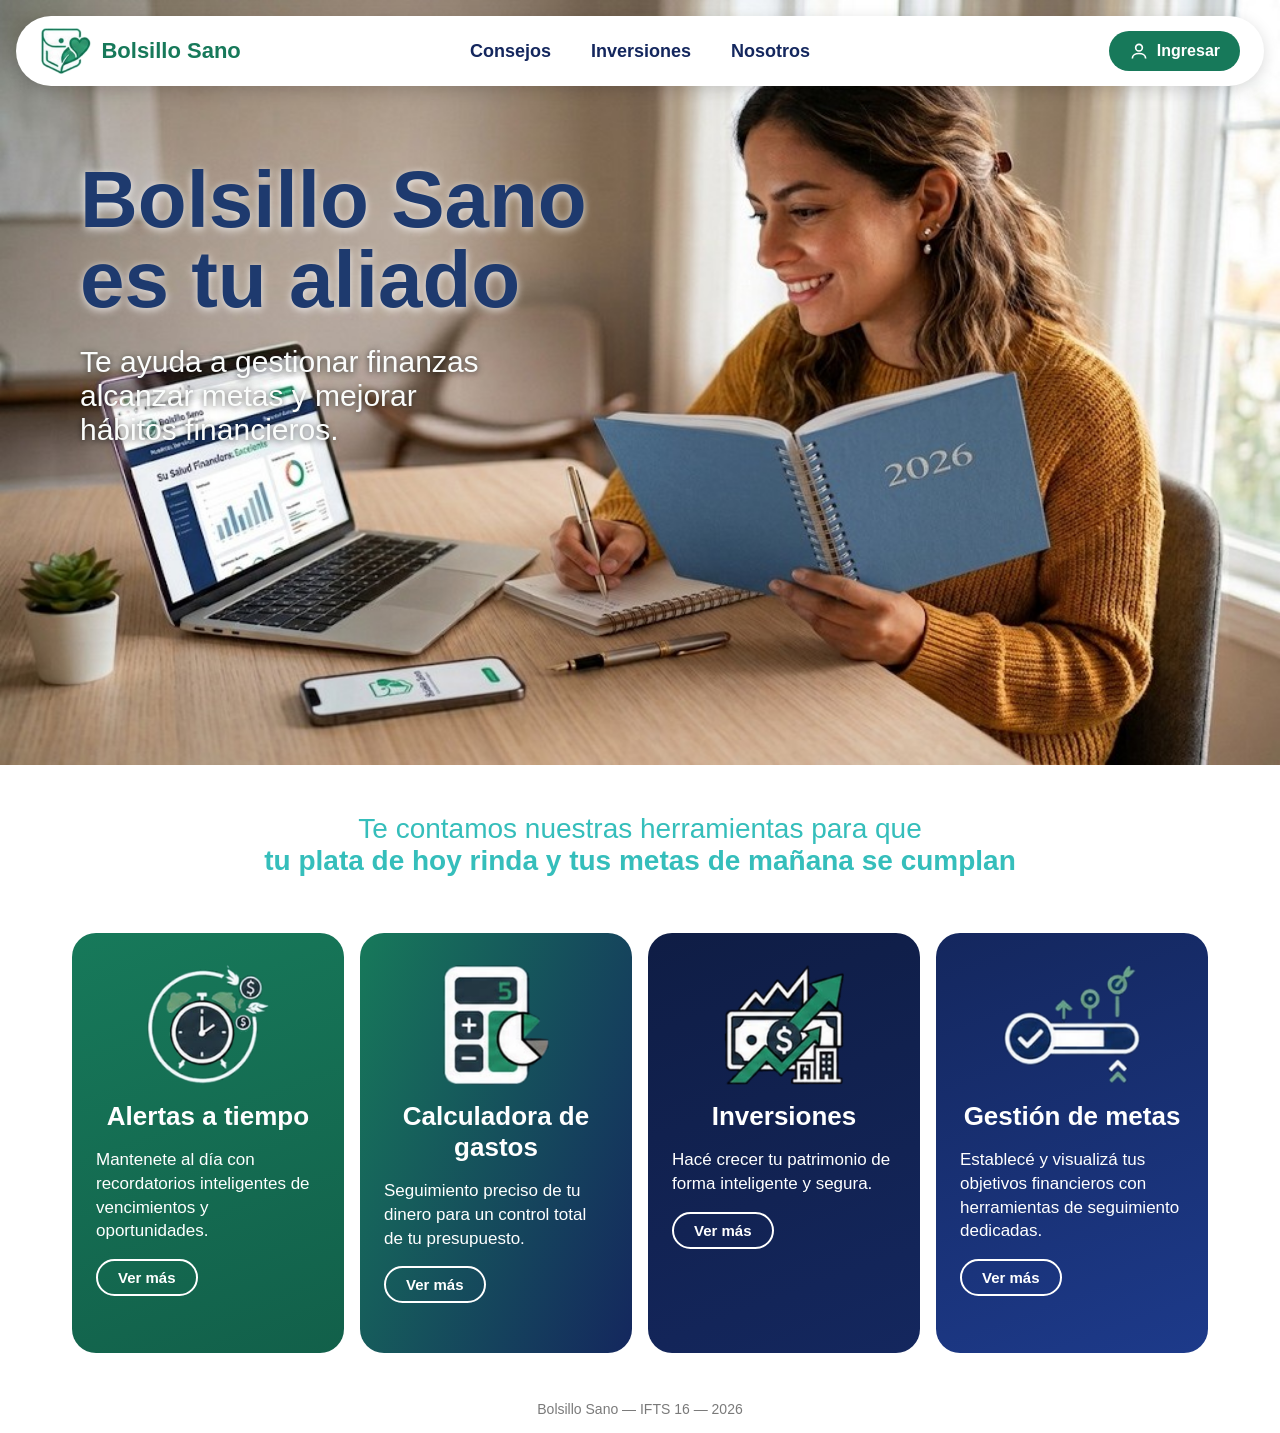
<file: index.html>
<!DOCTYPE html>
<html lang="es">
<head>
    <meta charset="UTF-8">
    <meta name="viewport" content="width=device-width, initial-scale=1.0">
    <title>Bolsillo Sano</title>
    <link rel="stylesheet" href="css/estilo.css?v=26">  <!-- ?v=26: cambiar el número cuando cambia el CSS, así el celular no usa el viejo -->
</head>
<body>

    <!-- Navegador: a la izquierda el logo y el nombre (la marca) -->
    <nav class="navegador">
        <div class="marca">
            <img src="img/logo_bolsillo_sano.png" alt="Logo de Bolsillo Sano" class="marca-logo">
            <span class="marca-nombre">Bolsillo Sano</span>
        </div>

        <!-- Links: href="#" por ahora, cuando estén las páginas se cambia por consejos.html, etc. -->
        <div class="menu">
            <a href="consejos.html">Consejos</a>
            <a href="inversiones.html">Inversiones</a>
            <a href="nosotros.html">Nosotros</a>
        </div>

        <!-- Botón Ingresar: el ícono es un dibujo SVG (una cabeza y los hombros).
             aria-label: en el celular el texto no se ve, así los lectores de pantalla igual dicen "Ingresar" -->
        <a href="login.html" class="boton-ingresar" aria-label="Ingresar">
            <svg viewBox="0 0 24 24" aria-hidden="true">
                <circle cx="12" cy="8" r="4"></circle>
                <path d="M4 21c0-4 4-6 8-6s8 2 8 6"></path>
            </svg>
            <span class="boton-ingresar-texto">Ingresar</span>
        </a>
    </nav>

    <!-- Portada: la foto de fondo se pone desde el CSS (img/portada.jpeg) -->
    <div class="hero">
        <div class="hero-texto">
            <h1>Bolsillo Sano<br> es tu aliado</h1>
            <p>Te ayuda a gestionar finanzas<br> alcanzar metas y mejorar<br> hábitos financieros.</p>
        </div>
    </div>

    <!-- Frase de presentación (texto para cambiar) -->
    <div class="presentacion">
        <h2>Te contamos nuestras herramientas para que<br>
            <strong>tu plata de hoy rinda y tus metas de mañana se cumplan</strong></h2>
    </div>

    <!-- Tarjetas: hechas con HTML y CSS.
         Cada una tiene su ícono en img/ (PNG con fondo transparente). -->
    <div class="tarjetas">

        <div class="tarjeta tarjeta-1">
            <img src="img/icono_alertas_a_tiempo.png" alt="Ícono de reloj despertador" class="tarjeta-icono">
            <h3>Alertas a tiempo</h3>
            <p>Mantenete al día con recordatorios inteligentes de vencimientos y oportunidades.</p>
            <p class="tarjeta-extra">Te avisamos antes de que una compra impulsiva afecte tu meta.</p>
            <button type="button" class="tarjeta-boton">Ver más</button>
        </div>

        <div class="tarjeta tarjeta-2">
            <img src="img/icono_calculadora_de_gastos.png" alt="Ícono de calculadora" class="tarjeta-icono">
            <h3>Calculadora de gastos</h3>
            <p>Seguimiento preciso de tu dinero para un control total de tu presupuesto.</p>
            <p class="tarjeta-extra">Cargá tus gastos y mirá en qué se va tu plata cada mes.</p>
            <button type="button" class="tarjeta-boton">Ver más</button>
        </div>

        <div class="tarjeta tarjeta-3">
            <img src="img/icono_inversiones.png" alt="Ícono de billete con flecha de crecimiento" class="tarjeta-icono">
            <h3>Inversiones</h3>
            <p>Hacé crecer tu patrimonio de forma inteligente y segura.</p>
            <p class="tarjeta-extra">Lo que ahorrás puede trabajar para vos.</p>
            <button type="button" class="tarjeta-boton">Ver más</button>
        </div>

        <div class="tarjeta tarjeta-4">
            <img src="img/icono_gestion_de_metas.png" alt="Ícono de barra de progreso de metas" class="tarjeta-icono">
            <h3>Gestión de metas</h3>
            <p>Establecé y visualizá tus objetivos financieros con herramientas de seguimiento dedicadas.</p>
            <p class="tarjeta-extra">Mirá cuánto te falta para cada meta con una barra de progreso.</p>
            <button type="button" class="tarjeta-boton">Ver más</button>
        </div>

    </div>

    <div class="pie">
        <footer>Bolsillo Sano — IFTS 16 — <span id="anio"></span></footer>
    </div>

    <script src="js/index.js"></script>
</body>
</html>
</file>
<file: css/estilo.css>
/* ===== COLORES (variables) ===== */

/* Se definen una sola vez acá y se usan con var(--nombre).
   Para cambiar un color, alcanza con tocar estas líneas. */
:root {
    /* Neutros */
    --fondo: #ffffff;                  /* fondo de la página y del navegador */
    --texto-suave: #7a7a7a;            /* texto del pie */

    /* Frase "Te contamos..." */
    --turquesa: #35bebb;

    /* Azules y verde de Bolsillo Sano */
    --verde-bs: #17795a;               /* tarjetas */
    --azul-bs: #14275e;                /* tarjetas */
    --azul-noche: #0f1d45;             /* tarjeta "Inversiones" */
}


/* ===== BASE ===== */

/* El padding y el borde se cuentan dentro del ancho,
   así width: 100% no se pasa de la pantalla */
* {
    box-sizing: border-box;
}

/* Lo que tiene el atributo hidden (el JS lo usa para ocultar cosas) no se ve nunca,
   aunque su clase le ponga display: block o flex.
   !important = gana sobre cualquier otra regla */
[hidden] {
    display: none !important;
}

body {
    margin: 0;                         /* saca el margen que trae el navegador */
    font-family: Arial, sans-serif;
    background-color: var(--fondo);
}


/* ===== NAVEGADOR ===== */

/* Barra blanca con puntas redondeadas que "flota" arriba de la foto.
   position: fixed la deja pegada arriba aunque bajes la página.
   top, left y right la separan 16px de los bordes de la pantalla */
.navegador {
    position: fixed;
    top: 16px;
    left: 16px;
    right: 16px;
    z-index: 10;                       /* que quede por encima de todo lo demás */
    height: 70px;
    background-color: var(--fondo);
    border-radius: 40px;               /* puntas redondeadas, forma de pastilla */
    box-shadow: 0 4px 16px rgba(0, 0, 0, 0.15);
    transition: transform 0.3s;        /* que suba y baje suave, no de golpe */
    padding: 0 16px;                   /* separa el logo del borde redondeado (en la compu, 24px) */
    display: flex;                     /* pone lo de adentro en fila */
    align-items: center;               /* y lo centra de arriba a abajo */
    justify-content: space-between;    /* la marca a la izquierda, el menú a la derecha */
    gap: 10px;                         /* espacio mínimo entre logo, menú y botón (que no se peguen en el celular) */
}

/* Marca: logo + nombre, uno al lado del otro */
.marca {
    display: flex;
    align-items: center;
    gap: 10px;                         /* espacio entre el logo y el nombre */
    text-decoration: none;             /* en inversiones.html la marca es un link: sin subrayado */
}

/* height fija y width: auto para que el logo no se deforme */
.marca-logo {
    height: 40px;
    width: auto;
}

.marca-nombre {
    color: var(--verde-bs);            /* el mismo verde del logo */
    font-size: 22px;
    font-weight: bold;
    display: none;                     /* en el celular no entra junto al menú: se ve solo el logo */
    white-space: nowrap;               /* "Bolsillo Sano" siempre en un renglón */
}

/* Menú: los 3 links en fila */
.menu {
    display: flex;
    gap: 10px;                         /* espacio entre un link y otro */
}

.menu a {
    color: var(--azul-bs);
    font-size: 13px;                   /* chico en el celular para que entren los 3 + el botón */
    font-weight: bold;
    text-decoration: none;             /* saca el subrayado que traen los links */
}

.menu a:hover {
    color: var(--verde-bs);            /* cambia de color al pasar el mouse */
}

/* Botón "Ingresar" a la derecha del navegador.
   En el celular se ve solo el ícono (no entra el texto); en la compu, ícono + texto */
.boton-ingresar {
    display: flex;
    align-items: center;
    gap: 8px;                          /* espacio entre el ícono y el texto */
    padding: 8px;
    color: white;
    background-color: var(--verde-bs);
    border-radius: 40px;
    font-weight: bold;
    text-decoration: none;
}

.boton-ingresar:hover {
    background-color: var(--azul-bs);
}

/* El ícono de la persona es un dibujo SVG: se pinta con estas propiedades.
   currentColor = el mismo color del texto (blanco) */
.boton-ingresar svg {
    width: 20px;
    height: 20px;
    fill: none;
    stroke: currentColor;
    stroke-width: 2;
}

.boton-ingresar-texto {
    display: none;                     /* en el celular, solo el ícono */
}

/* El JS le pone esta clase cuando bajás: la barra sube y sale de la pantalla */
.navegador.oculto {
    transform: translateY(-150%);
}


/* ===== NAVEGADOR DE ADENTRO (páginas con sesión) ===== */

/* Celular y tablet: la misma pastilla, pero en 2 renglones.
   Arriba: logo + Cerrar sesión. Abajo: todos los links.
   Uso .navegador.navegador-app (dos clases) para que le gane a la regla
   .navegador de la media query de 768px */
.navegador.navegador-app {
    height: auto;                      /* la altura la da el contenido (2 renglones) */
    flex-wrap: wrap;                   /* deja que el menú baje a otro renglón */
    padding: 10px 16px;
    border-radius: 28px;               /* un poco menos redondo, porque es más alta */
    row-gap: 6px;                      /* espacio entre un renglón y el otro */
}

.navegador-app .menu {
    order: 3;                          /* el menú va al final: abajo del logo y del botón */
    width: 100%;                       /* ocupa todo el renglón de abajo */
    gap: 16px;
    overflow-x: auto;                  /* si no entran, se deslizan de costado con el dedo */
    scrollbar-width: none;             /* oculta la barrita de scroll */
    padding-bottom: 4px;
    position: static;                  /* anula el centrado "absolute" de 1024px */
    transform: none;
}

.navegador-app .menu a {
    white-space: nowrap;               /* "Inversiones" no se corta en dos */
}

/* El link de la página en la que estás */
.menu a.activo {
    color: var(--verde-bs);
    border-bottom: 2px solid var(--verde-bs);
}

/* La barra ahora es más alta: el contenido que viene justo después baja un poco más */
.navegador-app + div {
    padding-top: 150px;
}


/* ===== PORTADA (hero) ===== */

/* La foto ocupa todo el ancho de fondo, limpia (sin degradé encima) */
.hero {
    min-height: 480px;
    padding: 80px 24px 32px 24px;      /* arriba: baja o sube el texto (el navegador termina a los 86px) */
    background-image: url("../img/portada.jpeg");    /* "../" sale de css/ para llegar a img/ */
    background-size: cover;            /* la foto cubre toda la caja, sin deformarse */
    background-position: center;
}

/* Título "Bolsillo Sano es tu aliado": su propio color y tamaño */
.hero h1 {
    margin: 20px 10px 25px 0;
    color: #1e3a6e;                    /* azul oscuro, parecido al de la app en la notebook */
    font-size: 42px;
    line-height: 1;
    /* sombra: corrimiento horizontal, vertical, difuminado y color.
       Un halo blanco detrás del azul lo despega de la foto */
    text-shadow: 0 2px 8px rgba(255, 255, 255, 0.8);
}

/* Texto de abajo del título: otro color y otro tamaño */
.hero p {
    margin: 0 0 24px 0;
    color: #fafcfb;                    /* el mismo verde de la tarjeta "Alertas a tiempo" */
    font-size: 20px;
    text-shadow: 0 1px 6px rgba(0, 0, 0, 0.7);     /* sombra oscura detrás del texto blanco */
}


/* ===== FRASE "TE CONTAMOS..." ===== */

/* Centrada, en turquesa como en Life */
.presentacion {
    max-width: 800px;
    margin: 0 auto;
    padding: 48px 16px 24px 16px;
    text-align: center;
    color: var(--turquesa);
}

.presentacion h2 {
    margin: 0;
    font-size: 22px;
    font-weight: normal;               /* el h2 viene en negrita: lo fuerte va solo en el <strong> */
}


/* ===== TARJETAS ===== */

/* En el celular, una abajo de la otra */
.tarjetas {
    max-width: 1200px;
    margin: 0 auto;
    padding: 24px 16px 48px 16px;
}

.tarjeta {
    margin-bottom: 16px;
    padding: 32px 24px;
    color: white;
    border-radius: 24px;
    transition: transform 0.2s;        /* para que el movimiento del hover sea suave */
}

.tarjeta:hover {
    transform: translateY(-5px);       /* sube un poquito al pasar el mouse */
}

/* Cada tarjeta tiene su degradé: van del verde al azul de izquierda a derecha.
   linear-gradient(dirección, color de inicio, color final) */
.tarjeta-1 { background: linear-gradient(160deg, var(--verde-bs), #12604a); }
.tarjeta-2 { background: linear-gradient(110deg, var(--verde-bs), var(--azul-bs)); }
.tarjeta-3 { background: linear-gradient(160deg, var(--azul-noche), var(--azul-bs)); }
.tarjeta-4 { background: linear-gradient(160deg, var(--azul-bs), #1d3a8a); }

/* El ícono: imagen centrada de 120px de alto.
   width: auto mantiene la proporción (no se deforma).
   margin auto a los costados la centra porque es display: block */
.tarjeta-icono {
    display: block;
    height: 120px;
    width: auto;
    margin: 0 auto 16px auto;
}

.tarjeta h3 {
    margin: 0 0 16px 0;
    text-align: center;
    font-size: 26px;
}

.tarjeta p {
    margin: 0 0 16px 0;
    font-size: 17px;
    line-height: 1.4;
}

/* El texto extra arranca oculto... */
.tarjeta-extra {
    display: none;
}

/* ...y aparece cuando el JS le pone la clase "abierta" a la tarjeta */
.tarjeta.abierta .tarjeta-extra {
    display: block;
    font-style: italic;
}

/* Botón "Ver más": borde blanco, fondo transparente */
.tarjeta-boton {
    padding: 8px 20px;
    font-family: inherit;              /* un <button> no hereda la letra: se la damos */
    font-size: 15px;
    font-weight: bold;
    color: white;
    background-color: transparent;
    border: 2px solid white;
    border-radius: 40px;
    cursor: pointer;                   /* manito al pasar el mouse */
}

.tarjeta-boton:hover {
    background-color: white;
    color: var(--azul-bs);
}


/* ===== TEST DE PERFIL (inversiones.html) ===== */

/* Columna centrada. El padding de arriba deja lugar al navegador fijo */
.test {
    max-width: 720px;
    margin: 0 auto;
    padding: 120px 16px 32px 16px;
}

.test h1 {
    margin: 0 0 8px 0;
    color: #1e3a6e;
    font-size: 30px;
}

.test-intro {
    margin: 0 0 24px 0;
    color: var(--texto-suave);
}

/* Cada pregunta en una tarjeta con borde suave */
.pregunta {
    margin-bottom: 16px;
    padding: 20px;
    border: 2px solid #e3e8f0;
    border-radius: 20px;
}

.pregunta h3 {
    margin: 0 0 12px 0;
    color: var(--azul-bs);
    font-size: 18px;
}

/* display: block pone cada opción en su propio renglón */
.pregunta label {
    display: block;
    padding: 6px 0;
    cursor: pointer;
}

/* Botón principal, verde y redondeado como el navegador */
.boton {
    padding: 14px 32px;
    font-family: inherit;
    font-size: 17px;
    font-weight: bold;
    color: white;
    background-color: var(--verde-bs);
    border: none;
    border-radius: 40px;
    cursor: pointer;
}

.boton:hover {
    background-color: var(--azul-bs);
}

.aviso {
    color: #c0392b;                    /* rojo: falta contestar algo */
    font-weight: bold;
}

/* Los resultados arrancan ocultos... */
.resultado {
    display: none;
    margin-top: 16px;
    padding: 24px;
    color: white;
    border-radius: 24px;
    background: linear-gradient(160deg, var(--verde-bs), var(--azul-bs));
}

/* ...y el JS les pone la clase "visible" al que corresponde */
.resultado.visible {
    display: block;
}

.resultado h2 {
    margin: 0 0 12px 0;
}

.resultado li {
    margin-bottom: 8px;
    line-height: 1.4;
}

.resultado-reparto {
    font-weight: bold;
}

/* El aviso del fondo de emergencia, en amarillo para que se note */
.resultado-alerta {
    color: #5a4500;
    background: #fff3c4;
}

.resultado-alerta h3 {
    margin: 0 0 8px 0;
}

.aclaracion {
    margin-top: 24px;
    color: var(--texto-suave);
    font-size: 13px;
}


/* ===== NOSOTROS (nosotros.html) ===== */

/* Columna centrada. El padding de arriba deja lugar al navegador fijo */
.nosotros {
    max-width: 1000px;
    margin: 0 auto;
    padding: 120px 16px 48px 16px;
    text-align: center;
}

.nosotros h1 {
    margin: 0 0 8px 0;
    color: #1e3a6e;
    font-size: 40px;
}

.nosotros-intro {
    margin: 0 0 32px 0;
    color: var(--texto-suave);
}

/* En el celular, un integrante abajo del otro */
.integrante {
    margin-bottom: 32px;
}

/* El espacio de la foto: el recuadro y la foto usan esta misma clase,
   así los dos ocupan exactamente el mismo lugar.
   object-fit: cover recorta la foto para llenar el cuadrado sin deformarla */
.integrante-foto {
    display: flex;                     /* para centrar el texto "Foto" en el recuadro */
    align-items: center;
    justify-content: center;
    width: 220px;
    height: 220px;
    margin: 0 auto 16px auto;          /* auto a los costados: centrado */
    border: 3px dashed #c5cfe0;        /* borde punteado: "acá va algo" */
    border-radius: 50%;                /* 50% lo hace un círculo */
    color: var(--texto-suave);
    object-fit: cover;
}

.integrante h3 {
    margin: 0;
    color: var(--azul-bs);
    font-size: 20px;
}

/* Ícono de LinkedIn abajo del nombre */
.integrante-linkedin {
    display: inline-block;
    margin-top: 10px;
    transition: transform 0.2s;        /* que se agrande suave */
}

.integrante-linkedin:hover {
    transform: scale(1.15);            /* al pasar el mouse se agranda un poco */
}

.integrante-linkedin img {
    display: block;
    width: 32px;
    height: 32px;
}

/* Carátula de la materia: tarjeta centrada, como la tapa de un TP */
.caratula {
    max-width: 640px;
    margin: 48px auto 0 auto;          /* 48px arriba: la separa de las fotos; auto a los costados: centrada */
    padding: 32px 24px;
    border: 1px solid #c5cfe0;
    border-radius: 16px;
    box-shadow: 0 4px 16px rgba(0, 0, 0, 0.08);
}

.caratula-institucion {
    margin: 0 0 8px 0;
    color: var(--texto-suave);
    text-transform: uppercase;         /* en mayúsculas, como en una carátula */
    letter-spacing: 2px;
}

.caratula h2 {
    margin: 0 0 8px 0;
    color: var(--azul-bs);
    font-size: 22px;
}

.caratula-tp {
    margin: 0 0 24px 0;
    color: var(--verde-bs);
    font-size: 16px;
}

/* Los datos van separados de lo de arriba por una línea */
.caratula-datos {
    padding-top: 16px;
    border-top: 1px solid #e3e8f0;
}

.caratula-datos p {
    margin: 0 0 8px 0;
    color: #333333;
    font-size: 15px;
}


/* ===== CONSEJOS (consejos.html) ===== */

/* Columna centrada. El padding de arriba deja lugar al navegador fijo */
.consejos {
    max-width: 1000px;
    margin: 0 auto;
    padding: 120px 16px 48px 16px;
}

.consejos h1 {
    margin: 0 0 8px 0;
    color: #1e3a6e;
    font-size: 30px;
    text-align: center;
}

.consejos-intro {
    margin: 0 0 32px 0;
    color: var(--texto-suave);
    text-align: center;
}

/* Video: el marco tiene la proporción de YouTube (16:9).
   width: 100% lo adapta al ancho de la pantalla y
   aspect-ratio calcula el alto solo, así no se deforma.
   overflow: hidden hace que el video respete las puntas redondeadas */
.video {
    width: 100%;
    max-width: 800px;
    aspect-ratio: 16 / 9;
    margin: 0 auto 40px auto;
    border-radius: 24px;
    overflow: hidden;
    box-shadow: 0 4px 16px rgba(0, 0, 0, 0.15);
}

/* El iframe (cuando lo pongamos) llena todo el marco */
.video iframe {
    width: 100%;
    height: 100%;
    border: none;                      /* el iframe trae un borde de fábrica: se lo sacamos */
}

/* Recuadro provisorio hasta tener el link del video */
.video-espacio {
    display: flex;
    align-items: center;
    justify-content: center;
    height: 100%;
    color: white;
    font-size: 20px;
    background: linear-gradient(160deg, var(--azul-noche), var(--azul-bs));
}

/* Cada consejo en una tarjeta con borde suave (como las preguntas del test) */
.consejo {
    margin-bottom: 16px;
    padding: 24px;
    border: 2px solid #e3e8f0;
    border-radius: 20px;
    transition: transform 0.2s;
}

.consejo:hover {
    transform: translateY(-5px);       /* sube un poquito, igual que las tarjetas de la portada */
}

/* El número en un círculo verde.
   width y height iguales + border-radius: 50% = círculo */
.consejo-numero {
    display: flex;
    align-items: center;
    justify-content: center;
    width: 40px;
    height: 40px;
    margin-bottom: 12px;
    color: white;
    font-weight: bold;
    background: linear-gradient(160deg, var(--verde-bs), var(--azul-bs));
    border-radius: 50%;
}

.consejo h3 {
    margin: 0 0 8px 0;
    color: var(--azul-bs);
    font-size: 19px;
}

.consejo p {
    margin: 0;
    line-height: 1.4;
}

.consejo a {
    color: var(--verde-bs);
    font-weight: bold;
}


/* ===== LOGIN Y REGISTRO (login.html, registro.html) ===== */

/* Las dos páginas usan las mismas clases: misma tarjeta, mismos campos.
   El padding de arriba deja lugar al navegador fijo */
.login {
    padding: 120px 16px 48px 16px;
}

/* Tarjeta blanca centrada con borde suave y sombra.
   max-width: un formulario muy ancho es incómodo de leer, por eso no ocupa
   toda la pantalla aunque sea una compu */
.login-card {
    max-width: 440px;
    margin: 0 auto;
    padding: 32px 24px;
    border: 2px solid #e3e8f0;
    border-radius: 24px;
    box-shadow: 0 4px 16px rgba(0, 0, 0, 0.08);
}

.login-logo {
    margin-bottom: 24px;
    text-align: center;
}

.login-logo h1 {
    margin: 0 0 8px 0;
    color: #1e3a6e;
    font-size: 28px;
}

.login-logo p {
    margin: 0;
    color: var(--texto-suave);
}

/* Cada campo: la etiqueta arriba y la caja de texto abajo */
.campo {
    margin-bottom: 16px;
}

.campo label {
    display: block;                    /* así la etiqueta queda en su propio renglón */
    margin-bottom: 6px;
    color: var(--azul-bs);
    font-weight: bold;
}

/* width: 100% ocupa todo el ancho de la tarjeta.
   font-size: 16px evita que el iPhone haga zoom solo al tocar el campo */
.campo input,
.campo select {                        /* los <select> (listas para elegir) se ven igual que los campos */
    width: 100%;
    padding: 12px 16px;
    font-family: inherit;
    font-size: 16px;
    border: 2px solid #e3e8f0;
    border-radius: 14px;
    outline: none;                     /* saca el borde azul que pone el navegador... */
}

/* ...y en su lugar el borde se pone verde mientras escribís (:focus) */
.campo input:focus,
.campo select:focus {
    border-color: var(--verde-bs);
}

/* El botón ocupa todo el ancho de la tarjeta */
.login-card .boton {
    width: 100%;
    margin-top: 8px;
}

/* Mensaje que escribe el JS (si falta un dato, o "Te mandamos un mail").
   Si está vacío no se ve nada */
#mensaje {
    margin: 16px 0 0 0;
    color: var(--azul-bs);
    font-weight: bold;
    text-align: center;
}

.login-links {
    margin-top: 24px;
    text-align: center;
    color: var(--texto-suave);
}

.login-links a {
    color: var(--verde-bs);
    font-weight: bold;
    text-decoration: none;
}

.login-links a:hover {
    text-decoration: underline;
}


/* ===== PANEL DEL USUARIO (inicio.html) ===== */

/* "Cerrar sesión" usa el estilo de .boton-ingresar, pero es un <button>:
   los botones traen borde, letra y tamaño propios. Acá se los sacamos */
.boton-salir {
    border: none;
    font-family: inherit;
    font-size: 16px;
    cursor: pointer;
}

/* Columna centrada. El padding de arriba deja lugar al navegador fijo */
.panel {
    max-width: 1200px;
    margin: 0 auto;
    padding: 120px 16px 48px 16px;
}

.panel h1 {
    margin: 0 0 8px 0;
    color: #1e3a6e;
    font-size: 30px;
}

/* El nombre en verde, para que se destaque del "Hola," */
#nombre-usuario {
    color: var(--verde-bs);
}

.panel-intro {
    margin: 0 0 32px 0;
    color: var(--texto-suave);
}

/* Cada tarjeta, como las de la portada: degradé, texto blanco, puntas redondeadas.
   En el celular, una abajo de la otra */
.panel-tarjeta {
    margin-bottom: 16px;
    padding: 28px 24px;
    color: white;
    border-radius: 24px;
}

/* Mismos degradés que las tarjetas de la portada */
.panel-saldo   { background: linear-gradient(160deg, var(--verde-bs), #12604a); }
.panel-meta    { background: linear-gradient(110deg, var(--verde-bs), var(--azul-bs)); }
.panel-resumen { background: linear-gradient(160deg, var(--azul-noche), var(--azul-bs)); }

.panel-tarjeta h2 {
    margin: 0 0 16px 0;
    font-size: 18px;
    font-weight: normal;               /* el título chico y suave; lo fuerte es el dato */
}

.panel-tarjeta h3 {
    margin: 0 0 8px 0;
    font-size: 24px;
}

.panel-tarjeta p {
    margin: 0 0 12px 0;
    line-height: 1.4;
}

/* El monto disponible, bien grande */
.panel-numero {
    font-size: 40px;
    font-weight: bold;
}

/* Barra de progreso: el fondo es blanco transparente (rgba con 0.25)... */
.barra {
    height: 14px;
    margin-top: 16px;
    background-color: rgba(255, 255, 255, 0.25);
    border-radius: 40px;
    overflow: hidden;                  /* que el relleno respete las puntas redondeadas */
}

/* ...y el relleno es turquesa. width: 0% = vacía (todavía no hay meta).
   Cuando haya datos, el JS le cambia el ancho según cuánto se ahorró */
.barra-relleno {
    width: 0%;
    height: 100%;
    background-color: var(--turquesa);
    border-radius: 40px;
}

.barra-texto {
    margin-top: 6px;
    text-align: right;
    font-weight: bold;
}

/* "Ver mis metas" y "Ver mi flujo" usan el estilo de los botones de las tarjetas (.tarjeta-boton).
   Como son <a>, hay que sacarles el subrayado y hacerlos "caja" */
.panel-tarjeta .tarjeta-boton {
    display: inline-block;
    margin-top: 8px;
    text-decoration: none;
}

/* Cada meta adentro de la tarjeta "Tus metas" (las arma el JS).
   Una línea finita abajo las separa entre sí */
.meta-mini {
    margin-bottom: 16px;
    padding-bottom: 12px;
    border-bottom: 1px solid rgba(255, 255, 255, 0.25);
}

.meta-mini h3 {
    font-size: 20px;
}

.meta-mini p {
    margin: 0;
}

/* La barra de cada meta un poco más pegada al nombre que la del panel */
.meta-mini .barra {
    margin-top: 10px;
}

/* Tarjeta del tribunal en el inicio: degradé azul → verde (al revés que la de metas) */
.panel-tribunal {
    background: linear-gradient(110deg, var(--azul-bs), var(--verde-bs));
}

.panel-tribunal .tarjeta-boton {
    margin-right: 8px;
}

/* Aviso "Tenés N consultas del tribunal": franja turquesa arriba de las tarjetas */
.aviso-tribunal {
    display: block;
    margin: 0 0 24px 0;
    padding: 14px 20px;
    color: white;
    background-color: var(--turquesa);
    border-radius: 16px;
    font-weight: bold;
    text-decoration: none;
}

.aviso-tribunal:hover {
    background-color: var(--verde-bs);
}

/* "Borrar mi cuenta": abajo de todo, separado por una línea, chico y gris.
   Recién al pasar el mouse se pone rojo: es una acción peligrosa y no tiene que llamar la atención */
.zona-borrar {
    margin-top: 48px;
    padding-top: 24px;
    border-top: 1px solid #e3e8f0;
    text-align: center;
}

.boton-borrar {
    padding: 6px 14px;
    font-family: inherit;
    font-size: 13px;
    color: var(--texto-suave);
    background-color: transparent;
    border: 1px solid #e3e8f0;
    border-radius: 40px;
    cursor: pointer;
}

.boton-borrar:hover {
    color: #c0392b;                    /* el mismo rojo que .aviso */
    border-color: #c0392b;
}


/* ===== METAS (metas.html) ===== */

/* Columna centrada, como el panel. El padding de arriba deja lugar al navegador fijo */
.metas {
    max-width: 1200px;
    margin: 0 auto;
    padding: 120px 16px 48px 16px;
}

.metas h1 {
    margin: 0 0 8px 0;
    color: #1e3a6e;
    font-size: 30px;
}

.metas-intro {
    margin: 0 0 32px 0;
    color: var(--texto-suave);
}

/* "Este mes te quedan $X para ahorrar" */
.metas-disponible {
    margin: -16px 0 32px 0;            /* negativo: lo acerca a la frase de arriba */
    color: var(--azul-bs);
}

.metas-disponible a {
    margin-left: 8px;
    color: var(--verde-bs);
    font-weight: bold;
}

.metas-vacio {
    margin: 0 0 32px 0;
    color: var(--azul-bs);
    font-weight: bold;
}

/* Mensaje de "Sumar ahorro" y "Borrar". Si está vacío no se ve */
.metas-mensaje {
    margin: 0 0 24px 0;
    color: var(--azul-bs);
    font-weight: bold;
}

/* Cada meta: tarjeta con el mismo degradé que la meta del panel.
   En el celular, una abajo de la otra */
.meta-tarjeta {
    margin-bottom: 16px;
    padding: 24px;
    color: white;
    background: linear-gradient(110deg, var(--verde-bs), var(--azul-bs));
    border-radius: 24px;
}

.meta-tarjeta h3 {
    margin: 0 0 8px 0;
    font-size: 22px;
}

.meta-tarjeta p {
    margin: 0;
}

/* Campo del monto + botones "Sumar ahorro" y "Borrar", en fila.
   flex-wrap: si no entran en un renglón, bajan al siguiente */
.meta-acciones {
    display: flex;
    flex-wrap: wrap;
    gap: 8px;
    margin-top: 12px;
}

/* El campo del monto: blanco transparente sobre el degradé.
   font-size: 16px para que el iPhone no haga zoom */
.meta-acciones input {
    width: 130px;
    padding: 8px 14px;
    font-family: inherit;
    font-size: 16px;
    color: white;
    background-color: rgba(255, 255, 255, 0.15);
    border: 2px solid white;
    border-radius: 40px;
    outline: none;
}

/* El texto de ejemplo ("Monto") un poco transparente */
.meta-acciones input::placeholder {
    color: rgba(255, 255, 255, 0.7);
}

/* "Borrar" más suave que "Sumar ahorro": borde transparente,
   para que no se toque sin querer */
.meta-borrar {
    border-color: rgba(255, 255, 255, 0.4);
}

/* Tarjeta blanca para cargar las metas nuevas (como la del login, pero más ancha) */
.metas-card {
    margin-top: 16px;
    padding: 32px 24px;
    border: 2px solid #e3e8f0;
    border-radius: 24px;
    box-shadow: 0 4px 16px rgba(0, 0, 0, 0.08);
}

.metas-card h2 {
    margin: 0 0 8px 0;
    color: #1e3a6e;
    font-size: 22px;
}

.metas-ayuda {
    margin: 0 0 24px 0;
    color: var(--texto-suave);
}

/* En el celular, cada meta ocupa su renglón y queda una línea entre una y otra */
.meta-fila {
    margin-bottom: 8px;
    padding-bottom: 8px;
    border-bottom: 1px solid #e3e8f0;
}

.metas-card .boton {
    width: 100%;
    margin-top: 8px;
}

.volver {
    display: inline-block;
    margin-top: 24px;
    color: var(--verde-bs);
    font-weight: bold;
    text-decoration: none;
}

.volver:hover {
    text-decoration: underline;
}


/* ===== FLUJO (movimientos.html) ===== */

/* Columna centrada, como el panel y las metas */
.movs {
    max-width: 1200px;
    margin: 0 auto;
    padding: 120px 16px 48px 16px;
}

.movs h1 {
    margin: 0 0 8px 0;
    color: #1e3a6e;
    font-size: 30px;
}

.movs-intro {
    margin: 0 0 32px 0;
    color: var(--texto-suave);
}

/* "Sumarlo a una meta" es un <a>: sin subrayado y como "caja" */
.movs-resumen .tarjeta-boton {
    display: inline-block;
    text-decoration: none;
}

/* Tarjeta blanca del formulario (como la de metas) */
.movs-card {
    margin-top: 16px;
    padding: 32px 24px;
    border: 2px solid #e3e8f0;
    border-radius: 24px;
    box-shadow: 0 4px 16px rgba(0, 0, 0, 0.08);
}

.movs-card h2,
.movs-titulo {
    margin: 0 0 24px 0;
    color: #1e3a6e;
    font-size: 22px;
}

.movs-card .boton {
    width: 100%;
    margin-top: 8px;
}

.movs-titulo {
    margin-top: 40px;
}

.movs-vacio {
    color: var(--texto-suave);
}

/* Cada movimiento: datos a la izquierda, monto y Borrar a la derecha.
   flex + align-items: center los pone en fila y centrados de arriba a abajo */
.mov-fila {
    display: flex;
    align-items: center;
    gap: 12px;
    padding: 14px 0;
    border-bottom: 1px solid #e3e8f0;
}

/* flex: 1 = los datos ocupan todo el lugar que sobra, así el monto queda a la derecha */
.mov-fila div {
    flex: 1;
}

.mov-fila p {
    margin: 0;
}

.mov-titulo {
    color: var(--azul-bs);
    font-weight: bold;
}

.mov-detalle {
    margin-top: 4px;
    color: var(--texto-suave);
    font-size: 14px;
}

.mov-monto {
    font-weight: bold;
    white-space: nowrap;               /* "+ $32.000" siempre en un renglón */
}

.mov-ingreso {
    color: var(--verde-bs);
}

.mov-gasto {
    color: #c0392b;                    /* el mismo rojo que .aviso */
}

.mov-evitado {
    color: var(--azul-bs);             /* ni verde ni rojo: no entró ni salió plata */
}

.mov-ahorro {
    color: var(--turquesa);            /* el mismo color que las barras de las metas */
}

/* Botón chico y suave: es una acción secundaria */
.mov-borrar {
    padding: 6px 12px;
    font-family: inherit;
    font-size: 13px;
    color: var(--texto-suave);
    background-color: transparent;
    border: 1px solid #e3e8f0;
    border-radius: 40px;
    cursor: pointer;
}

.mov-borrar:hover {
    color: #c0392b;
    border-color: #c0392b;
}


/* ===== AMIGOS Y TRIBUNAL (amigos.html, tribunal.html) ===== */

/* Columna centrada, como el panel. max-width más chico: son listas, no tarjetas en fila */
.social {
    max-width: 900px;
    margin: 0 auto;
    padding: 120px 16px 48px 16px;
}

.social h1 {
    margin: 0 0 8px 0;
    color: #1e3a6e;
    font-size: 30px;
}

.social-intro {
    margin: 0 0 32px 0;
    color: var(--texto-suave);
    line-height: 1.4;
}

/* Aviso amarillo suave: "todavía no tenés amigos" */
.social-aviso {
    margin: 0 0 24px 0;
    padding: 14px 18px;
    color: #7a5a00;
    background-color: #fff6d6;
    border-radius: 14px;
}

.social-aviso a {
    color: var(--verde-bs);
    font-weight: bold;
}

/* Tarjeta blanca del formulario (como la de Flujo) */
.social-card {
    padding: 32px 24px;
    border: 2px solid #e3e8f0;
    border-radius: 24px;
    box-shadow: 0 4px 16px rgba(0, 0, 0, 0.08);
}

.social-card h2,
.social-titulo {
    margin: 0 0 12px 0;
    color: #1e3a6e;
    font-size: 22px;
}

.social-titulo {
    margin-top: 40px;
}

.social-ayuda {
    margin: 0 0 20px 0;
    color: var(--texto-suave);
    line-height: 1.4;
}

.social-card .boton {
    width: 100%;
    margin-top: 8px;
}

.social-vacio {
    color: var(--texto-suave);
}

/* Fila de amigos / invitaciones: datos a la izquierda, botones a la derecha */
.social-fila {
    display: flex;
    align-items: center;
    gap: 8px;
    padding: 14px 0;
    border-bottom: 1px solid #e3e8f0;
}

/* flex: 1 = los datos ocupan todo el lugar que sobra, así los botones quedan a la derecha */
.social-datos {
    flex: 1;
}

.social-fila p,
.social-item p {
    margin: 0;
}

.social-nombre {
    color: var(--azul-bs);
    font-weight: bold;
}

.social-detalle {
    margin-top: 4px;
    color: var(--texto-suave);
    font-size: 14px;
}

/* Tarjeta de cada consulta del tribunal */
.social-item {
    margin-bottom: 16px;
    padding: 20px;
    border: 2px solid #e3e8f0;
    border-radius: 20px;
}

.social-item h3 {
    margin: 4px 0;
    color: var(--azul-bs);
    font-size: 20px;
}

.social-monto {
    color: var(--verde-bs);
    font-size: 22px;
    font-weight: bold;
}

.social-cuenta,
.social-mi-voto,
.social-decision {
    margin-top: 12px !important;       /* gana sobre el margin: 0 de .social-item p */
    color: var(--azul-bs);
    font-weight: bold;
}

/* Lista de votos: sin viñetas, uno por renglón */
.social-votos {
    margin: 8px 0 0 0;
    padding: 0;
    list-style: none;
    color: var(--texto-suave);
    line-height: 1.6;
}

/* Campo del comentario al votar. font-size: 16px para que el iPhone no haga zoom */
.social-comentario {
    width: 100%;
    margin-top: 12px;
    padding: 10px 14px;
    font-family: inherit;
    font-size: 16px;
    border: 2px solid #e3e8f0;
    border-radius: 14px;
    outline: none;
}

.social-comentario:focus {
    border-color: var(--verde-bs);
}

/* Botones en fila; si no entran, bajan al renglón siguiente (flex-wrap) */
.social-acciones {
    display: flex;
    flex-wrap: wrap;
    gap: 8px;
    margin-top: 12px;
}

/* Botón chico verde (Aceptar, votar, No la compro) */
.boton-chico {
    padding: 8px 16px;
    font-family: inherit;
    font-size: 14px;
    font-weight: bold;
    color: white;
    background-color: var(--verde-bs);
    border: 2px solid var(--verde-bs);
    border-radius: 40px;
    cursor: pointer;
}

.boton-chico:hover {
    background-color: var(--azul-bs);
    border-color: var(--azul-bs);
}

/* Versión suave (Rechazar, Borrar, Desvincular): solo borde gris */
.boton-chico-gris {
    color: var(--texto-suave);
    background-color: transparent;
    border-color: #e3e8f0;
}

.boton-chico-gris:hover {
    color: #c0392b;
    background-color: transparent;
    border-color: #c0392b;
}

.social-links {
    display: flex;
    flex-wrap: wrap;
    justify-content: space-between;
    gap: 16px;
}


/* ===== PIE ===== */

.pie {
    text-align: center;
    padding: 16px;
    color: var(--texto-suave);
    font-size: 14px;
}


/* ===== PANTALLAS GRANDES (monitor) ===== */

/* Mobile first: todo lo de arriba es para el celular.
   Esto solo se aplica si la pantalla mide 768px o más. */
@media (min-width: 768px) {

    /* En el monitor hay lugar: se muestra el nombre y el menú más grande */
    .navegador {
        padding: 0 24px;
    }

    .marca-nombre {
        display: inline;
    }

    /* El botón Ingresar muestra también el texto */
    .boton-ingresar {
        padding: 10px 20px;
    }

    .boton-ingresar-texto {
        display: inline;
    }

    .marca-logo {
        height: 46px;
    }

    .menu {
        gap: 28px;                     /* en 1024px o más sube a 40px */
    }

    .menu a {
        font-size: 18px;
    }

    /* Portada: aspect-ratio le da a la caja la misma proporción que la foto
       (1024 de ancho por 612 de alto), así se ve entera, sin cortar arriba ni abajo */
    .hero {
        aspect-ratio: 1024 / 612;
        /* padding: arriba derecha abajo izquierda.
           El de arriba baja el texto; el de la izquierda lo corre hacia el centro */
        padding: 140px 1px 0px 80px;
    }

    .hero h1 {
        font-size: 80px;
    }

    /* En el monitor el título va en un solo renglón: se oculta el <br> del celular */
    .solo-celu {
        display: none;
    }

    .hero p {
        font-size: 30px;
    }

    .presentacion h2 {
        font-size: 28px;
    }

    /* Las 4 tarjetas una al lado de la otra */
    .tarjetas {
        display: grid;
        grid-template-columns: 1fr 1fr 1fr 1fr;
        gap: 16px;
        padding: 32px;
    }

    .tarjeta {
        margin-bottom: 0;
        min-height: 420px;
    }

    /* Los 3 integrantes uno al lado del otro */
    .integrantes {
        display: grid;
        grid-template-columns: 1fr 1fr 1fr;
        gap: 32px;
    }

    .integrante {
        margin-bottom: 0;
    }

    /* Los consejos de a dos por fila */
    .lista-consejos {
        display: grid;
        grid-template-columns: 1fr 1fr;
        gap: 16px;
    }

    .consejo {
        margin-bottom: 0;
    }

    /* Panel: las 3 tarjetas una al lado de la otra.
       La de la meta es más ancha (2fr = el doble que las otras) porque tiene más contenido */
    .panel-tarjetas {
        display: grid;
        grid-template-columns: 1fr 2fr 1fr;
        gap: 16px;
    }

    .panel-tarjeta {
        margin-bottom: 0;
    }

    /* La tarjeta del tribunal va abajo y ocupa las 3 columnas (de la primera a la última línea) */
    .panel-tribunal {
        grid-column: 1 / -1;
    }

    /* En la compu el botón del formulario no ocupa todo el ancho */
    .social-card .boton {
        width: auto;
    }

    /* Metas: una tarjeta por fila, a todo el ancho, así el monto y los 3 botones
       (Sumar ahorro, Restar ahorro, Borrar meta) entran en el mismo renglón.
       (De a dos por fila cada tarjeta quedaba angosta y "Borrar meta" bajaba) */
    .lista-metas {
        display: grid;
        grid-template-columns: 1fr;
        gap: 16px;
        margin-bottom: 32px;
    }

    .meta-tarjeta {
        margin-bottom: 0;
    }

    /* Cada meta nueva en un renglón: el nombre más ancho que el objetivo (2fr y 1fr) */
    .meta-fila {
        display: grid;
        grid-template-columns: 2fr 1fr;
        gap: 16px;
        margin-bottom: 0;
        padding-bottom: 0;
        border-bottom: none;
    }

    /* En la compu el botón no ocupa todo el ancho */
    .metas-card .boton {
        width: auto;
    }

    /* Flujo: las 3 tarjetas del resumen una al lado de la otra, iguales */
    .movs-resumen {
        display: grid;
        grid-template-columns: 1fr 1fr 1fr;
        gap: 16px;
    }

    .movs-resumen .panel-tarjeta {
        margin-bottom: 0;
    }

    /* Los campos del formulario de a dos por fila */
    .movs-campos {
        display: grid;
        grid-template-columns: 1fr 1fr;
        column-gap: 16px;
    }

    .movs-card .boton {
        width: auto;
    }
}


/* ===== PANTALLAS MÁS GRANDES (1024px o más) ===== */

/* Recién acá hay lugar para centrar el menú sin que pise el nombre */
@media (min-width: 1024px) {

    /* Menú en el centro de la barra.
       position: absolute lo saca de la fila y lo ubica respecto del navegador.
       left: 50% pone su borde izquierdo en la mitad, y
       translateX(-50%) lo corre para atrás la mitad de su ancho: queda centrado */
    .menu {
        gap: 40px;
        position: absolute;
        left: 50%;
        transform: translateX(-50%);
    }
}


/* ===== NAVEGADOR DE ADENTRO EN LA COMPU (1340px o más) ===== */

/* Hay lugar: entra todo en una sola fila, como la pastilla original */
@media (min-width: 1340px) {

    .navegador.navegador-app {
        height: 70px;
        flex-wrap: nowrap;
        padding: 0 24px;
        border-radius: 40px;
    }

    .navegador-app .menu {
        order: 0;                      /* vuelve a su lugar: entre el logo y el botón */
        width: auto;
        gap: 24px;
        overflow-x: visible;
        padding-bottom: 0;
    }

    .navegador-app + div {
        padding-top: 120px;
    }
}
</file>
